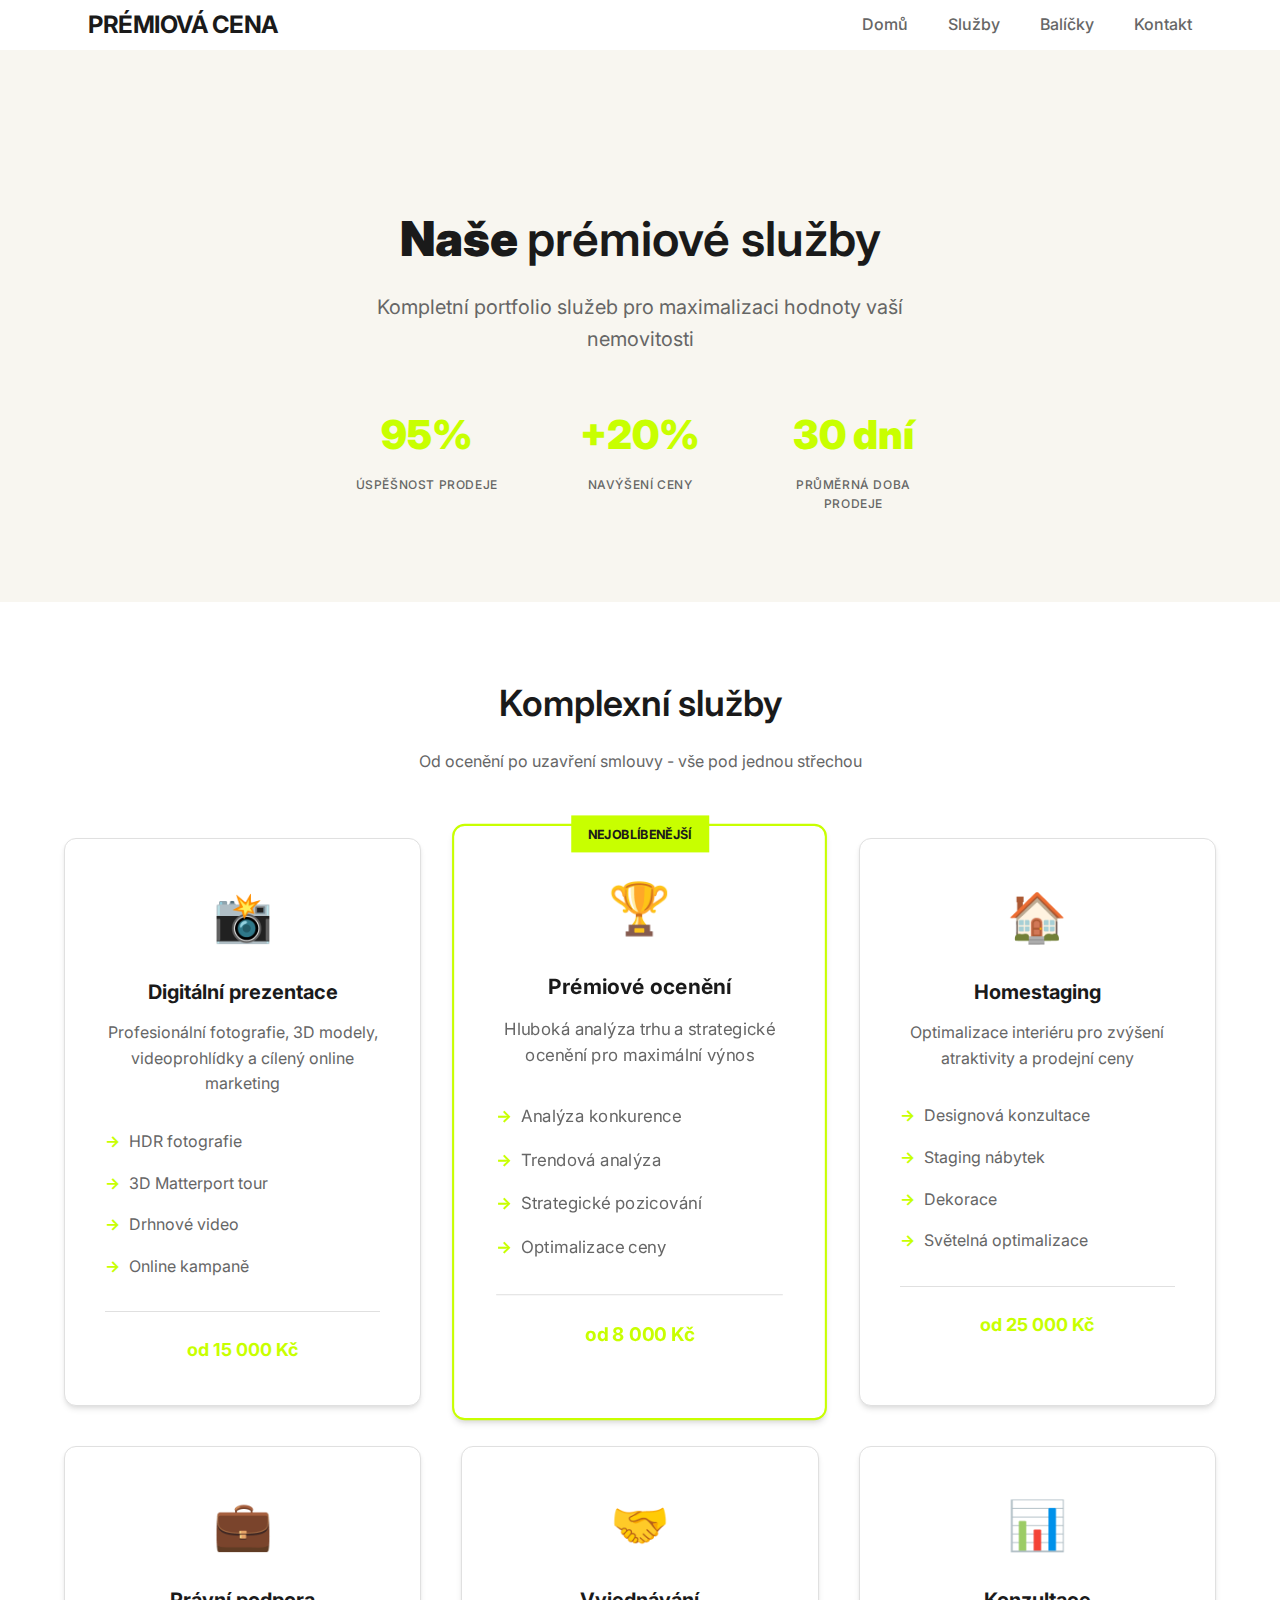
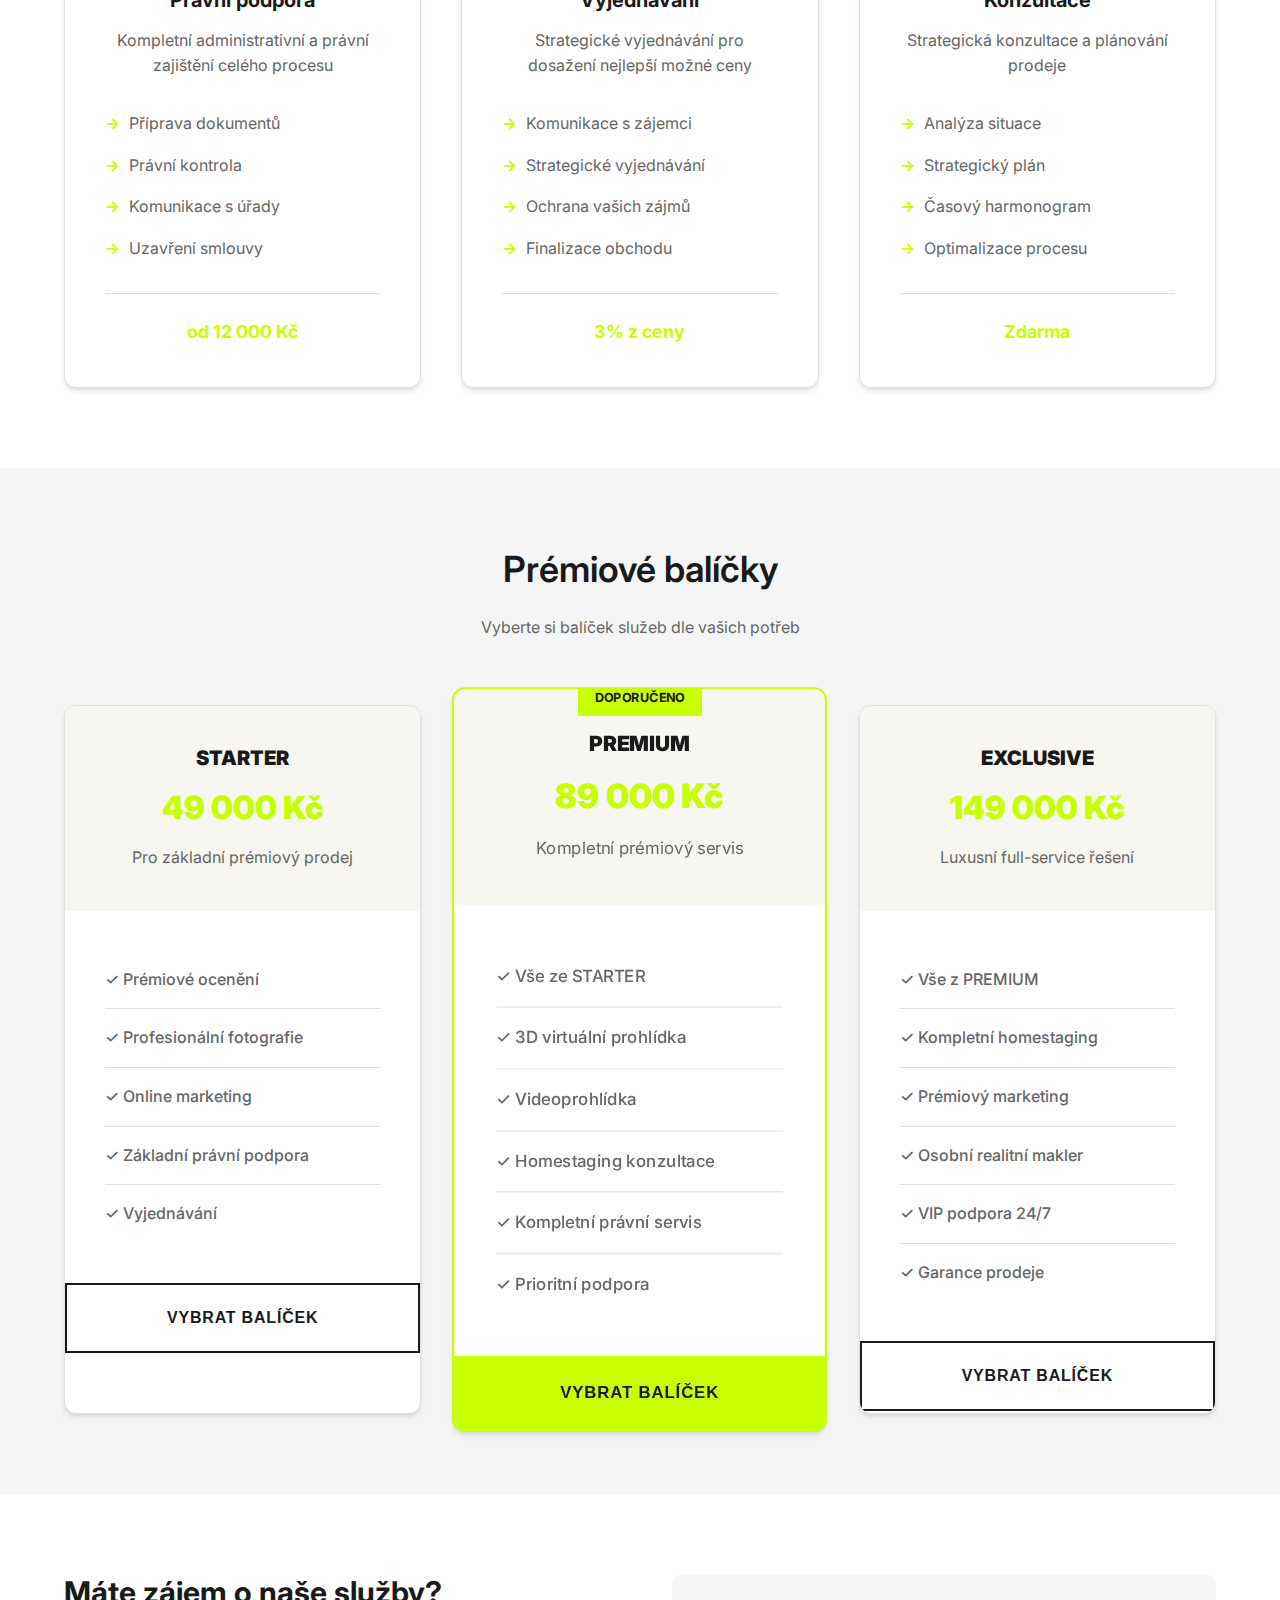
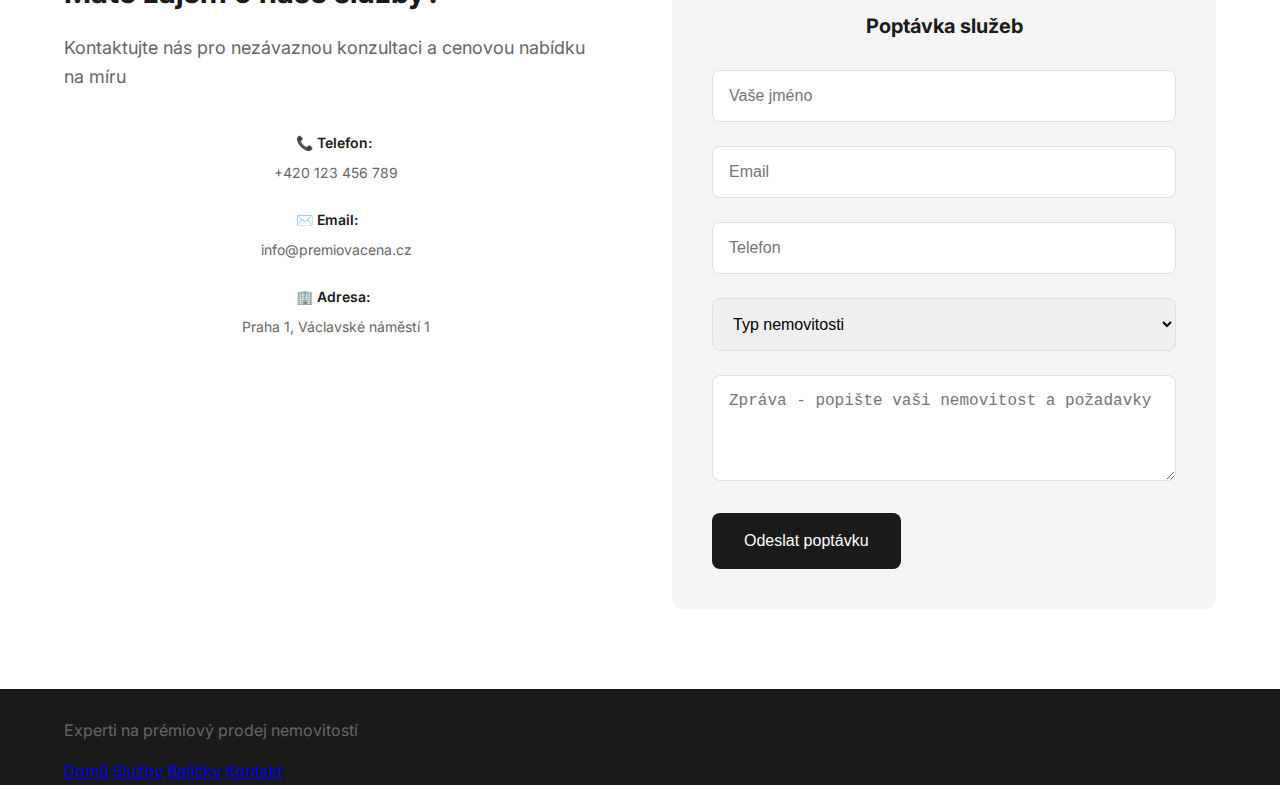
<file: microsite.html>
<!DOCTYPE html>
<html lang="cs">
<head>
    <meta charset="UTF-8">
    <meta name="viewport" content="width=device-width, initial-scale=1.0">
    <title>Nabídka služeb - Prémiová Cena</title>
    <link rel="stylesheet" href="styles.css">
    <link href="https://fonts.googleapis.com/css2?family=Inter:wght@300;400;500;600;700;800;900&display=swap" rel="stylesheet">
</head>
<body>
    <!-- Header -->
    <header class="header">
        <nav class="nav">
            <div class="container">
                <div class="nav-content">
                    <div class="logo">
                        <span class="logo-text">PRÉMIOVÁ CENA</span>
                    </div>
                    <div class="nav-menu">
                        <a href="index.html" class="nav-link">Domů</a>
                        <a href="#services" class="nav-link">Služby</a>
                        <a href="#packages" class="nav-link">Balíčky</a>
                        <a href="#contact" class="nav-link">Kontakt</a>
                    </div>
                </div>
            </div>
        </nav>
    </header>

    <!-- Hero Section -->
    <section class="microsite-hero">
        <div class="container">
            <div class="microsite-hero-content">
                <h1>Naše <span class="highlight">prémiové služby</span></h1>
                <p class="hero-subtitle">Kompletní portfolio služeb pro maximalizaci hodnoty vaší nemovitosti</p>
                <div class="hero-stats">
                    <div class="stat-item">
                        <div class="stat-number">95%</div>
                        <div class="stat-label">Úspěšnost prodeje</div>
                    </div>
                    <div class="stat-item">
                        <div class="stat-number">+20%</div>
                        <div class="stat-label">Navýšení ceny</div>
                    </div>
                    <div class="stat-item">
                        <div class="stat-number">30 dní</div>
                        <div class="stat-label">Průměrná doba prodeje</div>
                    </div>
                </div>
            </div>
        </div>
    </section>

    <!-- Services Section -->
    <section id="services" class="services-section">
        <div class="container">
            <div class="section-header">
                <h2>Komplexní služby</h2>
                <p>Od ocenění po uzavření smlouvy - vše pod jednou střechou</p>
            </div>
            <div class="services-grid">
                <div class="service-card">
                    <div class="service-icon">📸</div>
                    <h3>Digitální prezentace</h3>
                    <p>Profesionální fotografie, 3D modely, videoprohlídky a cílený online marketing</p>
                    <ul class="service-features">
                        <li>HDR fotografie</li>
                        <li>3D Matterport tour</li>
                        <li>Drhnové video</li>
                        <li>Online kampaně</li>
                    </ul>
                    <div class="service-price">od 15 000 Kč</div>
                </div>

                <div class="service-card featured">
                    <div class="featured-badge">Nejoblíbenější</div>
                    <div class="service-icon">🏆</div>
                    <h3>Prémiové ocenění</h3>
                    <p>Hluboká analýza trhu a strategické ocenění pro maximální výnos</p>
                    <ul class="service-features">
                        <li>Analýza konkurence</li>
                        <li>Trendová analýza</li>
                        <li>Strategické pozicování</li>
                        <li>Optimalizace ceny</li>
                    </ul>
                    <div class="service-price">od 8 000 Kč</div>
                </div>

                <div class="service-card">
                    <div class="service-icon">🏠</div>
                    <h3>Homestaging</h3>
                    <p>Optimalizace interiéru pro zvýšení atraktivity a prodejní ceny</p>
                    <ul class="service-features">
                        <li>Designová konzultace</li>
                        <li>Staging nábytek</li>
                        <li>Dekorace</li>
                        <li>Světelná optimalizace</li>
                    </ul>
                    <div class="service-price">od 25 000 Kč</div>
                </div>

                <div class="service-card">
                    <div class="service-icon">💼</div>
                    <h3>Právní podpora</h3>
                    <p>Kompletní administrativní a právní zajištění celého procesu</p>
                    <ul class="service-features">
                        <li>Příprava dokumentů</li>
                        <li>Právní kontrola</li>
                        <li>Komunikace s úřady</li>
                        <li>Uzavření smlouvy</li>
                    </ul>
                    <div class="service-price">od 12 000 Kč</div>
                </div>

                <div class="service-card">
                    <div class="service-icon">🤝</div>
                    <h3>Vyjednávání</h3>
                    <p>Strategické vyjednávání pro dosažení nejlepší možné ceny</p>
                    <ul class="service-features">
                        <li>Komunikace s zájemci</li>
                        <li>Strategické vyjednávání</li>
                        <li>Ochrana vašich zájmů</li>
                        <li>Finalizace obchodu</li>
                    </ul>
                    <div class="service-price">3% z ceny</div>
                </div>

                <div class="service-card">
                    <div class="service-icon">📊</div>
                    <h3>Konzultace</h3>
                    <p>Strategická konzultace a plánování prodeje</p>
                    <ul class="service-features">
                        <li>Analýza situace</li>
                        <li>Strategický plán</li>
                        <li>Časový harmonogram</li>
                        <li>Optimalizace procesu</li>
                    </ul>
                    <div class="service-price">Zdarma</div>
                </div>
            </div>
        </div>
    </section>

    <!-- Packages Section -->
    <section id="packages" class="packages-section">
        <div class="container">
            <div class="section-header">
                <h2>Prémiové balíčky</h2>
                <p>Vyberte si balíček služeb dle vašich potřeb</p>
            </div>
            <div class="packages-grid">
                <div class="package-card">
                    <div class="package-header">
                        <h3>STARTER</h3>
                        <div class="package-price">49 000 Kč</div>
                        <p>Pro základní prémiový prodej</p>
                    </div>
                    <ul class="package-features">
                        <li>✓ Prémiové ocenění</li>
                        <li>✓ Profesionální fotografie</li>
                        <li>✓ Online marketing</li>
                        <li>✓ Základní právní podpora</li>
                        <li>✓ Vyjednávání</li>
                    </ul>
                    <button class="package-btn">Vybrat balíček</button>
                </div>

                <div class="package-card featured">
                    <div class="featured-badge">Doporučeno</div>
                    <div class="package-header">
                        <h3>PREMIUM</h3>
                        <div class="package-price">89 000 Kč</div>
                        <p>Kompletní prémiový servis</p>
                    </div>
                    <ul class="package-features">
                        <li>✓ Vše ze STARTER</li>
                        <li>✓ 3D virtuální prohlídka</li>
                        <li>✓ Videoprohlídka</li>
                        <li>✓ Homestaging konzultace</li>
                        <li>✓ Kompletní právní servis</li>
                        <li>✓ Prioritní podpora</li>
                    </ul>
                    <button class="package-btn primary">Vybrat balíček</button>
                </div>

                <div class="package-card">
                    <div class="package-header">
                        <h3>EXCLUSIVE</h3>
                        <div class="package-price">149 000 Kč</div>
                        <p>Luxusní full-service řešení</p>
                    </div>
                    <ul class="package-features">
                        <li>✓ Vše z PREMIUM</li>
                        <li>✓ Kompletní homestaging</li>
                        <li>✓ Prémiový marketing</li>
                        <li>✓ Osobní realitní makler</li>
                        <li>✓ VIP podpora 24/7</li>
                        <li>✓ Garance prodeje</li>
                    </ul>
                    <button class="package-btn">Vybrat balíček</button>
                </div>
            </div>
        </div>
    </section>

    <!-- Contact Section -->
    <section id="contact" class="contact-section">
        <div class="container">
            <div class="contact-content">
                <div class="contact-info">
                    <h2>Máte zájem o naše služby?</h2>
                    <p>Kontaktujte nás pro nezávaznou konzultaci a cenovou nabídku na míru</p>
                    <div class="contact-details">
                        <div class="contact-item">
                            <strong>📞 Telefon:</strong>
                            <span>+420 123 456 789</span>
                        </div>
                        <div class="contact-item">
                            <strong>✉️ Email:</strong>
                            <span>info@premiovacena.cz</span>
                        </div>
                        <div class="contact-item">
                            <strong>🏢 Adresa:</strong>
                            <span>Praha 1, Václavské náměstí 1</span>
                        </div>
                    </div>
                </div>
                <div class="contact-form">
                    <h3>Poptávka služeb</h3>
                    <form>
                        <div class="form-group">
                            <input type="text" placeholder="Vaše jméno" required>
                        </div>
                        <div class="form-group">
                            <input type="email" placeholder="Email" required>
                        </div>
                        <div class="form-group">
                            <input type="tel" placeholder="Telefon" required>
                        </div>
                        <div class="form-group">
                            <select required>
                                <option value="">Typ nemovitosti</option>
                                <option value="byt">Byt</option>
                                <option value="dum">Rodinný dům</option>
                                <option value="pozemek">Pozemek</option>
                                <option value="komercni">Komerční nemovitost</option>
                            </select>
                        </div>
                        <div class="form-group">
                            <textarea placeholder="Zpráva - popište vaši nemovitost a požadavky" rows="4"></textarea>
                        </div>
                        <button type="submit" class="btn-primary">Odeslat poptávku</button>
                    </form>
                </div>
            </div>
        </div>
    </section>

    <!-- Footer -->
    <footer class="footer">
        <div class="container">
            <div class="footer-content">
                <div class="footer-info">
                    <h3>Prémiová Cena</h3>
                    <p>Experti na prémiový prodej nemovitostí</p>
                </div>
                <div class="footer-links">
                    <a href="index.html">Domů</a>
                    <a href="#services">Služby</a>
                    <a href="#packages">Balíčky</a>
                    <a href="#contact">Kontakt</a>
                </div>
            </div>
        </div>
    </footer>
</body>
</html>
</file>
<file: styles.css>
/* Reset and Base Styles */
* {
    margin: 0;
    padding: 0;
    box-sizing: border-box;
}

:root {
    /* Color Palette - Modern SUOAT Style */
    --primary-color: #1a1a1a;
    --primary-dark: #000000;
    --secondary-color: #c8ff00;
    --secondary-dark: #9ec400;
    --accent-color: #f0f0f0;
    --text-primary: #1a1a1a;
    --text-secondary: #666666;
    --text-light: #999999;
    --background-light: #f5f5f5;
    --background-white: #ffffff;
    --background-beige: #f8f6f0;
    --border-light: #e0e0e0;
    --success-color: #c8ff00;
    --warning-color: #ff6b35;
    --error-color: #ff4444;
    
    /* Typography */
    --font-primary: 'Inter', -apple-system, BlinkMacSystemFont, sans-serif;
    --font-size-xs: 0.75rem;
    --font-size-sm: 0.875rem;
    --font-size-base: 1rem;
    --font-size-lg: 1.125rem;
    --font-size-xl: 1.25rem;
    --font-size-2xl: 1.5rem;
    --font-size-3xl: 1.875rem;
    --font-size-4xl: 2.25rem;
    --font-size-5xl: 3rem;
    
    /* Spacing */
    --spacing-xs: 0.5rem;
    --spacing-sm: 0.75rem;
    --spacing-md: 1rem;
    --spacing-lg: 1.5rem;
    --spacing-xl: 2rem;
    --spacing-2xl: 2.5rem;
    --spacing-3xl: 3rem;
    --spacing-4xl: 4rem;
    --spacing-5xl: 5rem;
    
    /* Shadows */
    --shadow-sm: 0 1px 2px 0 rgba(0, 0, 0, 0.05);
    --shadow-md: 0 4px 6px -1px rgba(0, 0, 0, 0.1), 0 2px 4px -1px rgba(0, 0, 0, 0.06);
    --shadow-lg: 0 10px 15px -3px rgba(0, 0, 0, 0.1), 0 4px 6px -2px rgba(0, 0, 0, 0.05);
    --shadow-xl: 0 20px 25px -5px rgba(0, 0, 0, 0.1), 0 10px 10px -5px rgba(0, 0, 0, 0.04);
    
    /* Border Radius */
    --radius-sm: 0.375rem;
    --radius-md: 0.5rem;
    --radius-lg: 0.75rem;
    --radius-xl: 1rem;
}

body {
    font-family: var(--font-primary);
    line-height: 1.6;
    color: var(--text-primary);
    background-color: var(--background-white);
    font-size: var(--font-size-base);
}

/* Container */
.container {
    max-width: 1200px;
    margin: 0 auto;
    padding: 0 var(--spacing-lg);
}

@media (max-width: 768px) {
    .container {
        padding: 0 var(--spacing-md);
    }
}

/* Typography */
h1, h2, h3, h4, h5, h6 {
    font-weight: 600;
    line-height: 1.2;
    color: var(--text-primary);
}

h1 {
    font-size: var(--font-size-5xl);
}

h2 {
    font-size: var(--font-size-4xl);
}

h3 {
    font-size: var(--font-size-2xl);
}

h4 {
    font-size: var(--font-size-xl);
}

p {
    color: var(--text-secondary);
    margin-bottom: var(--spacing-md);
}

.highlight {
    color: var(--primary-color);
    font-weight: 600;
}

/* Buttons */
.btn-primary, .btn-secondary {
    display: inline-block;
    padding: var(--spacing-md) var(--spacing-xl);
    font-weight: 500;
    text-decoration: none;
    border-radius: var(--radius-md);
    transition: all 0.2s ease;
    border: none;
    cursor: pointer;
    font-size: var(--font-size-base);
    line-height: 1.5;
}

.btn-primary {
    background-color: var(--primary-color);
    color: white;
}

.btn-primary:hover {
    background-color: var(--primary-dark);
    transform: translateY(-1px);
    box-shadow: var(--shadow-lg);
}

.btn-secondary {
    background-color: var(--secondary-color);
    color: white;
}

.btn-secondary:hover {
    background-color: #d97706;
    transform: translateY(-1px);
    box-shadow: var(--shadow-lg);
}

.btn-large {
    padding: var(--spacing-lg) var(--spacing-2xl);
    font-size: var(--font-size-lg);
}

/* Section Headers */
.section-header {
    text-align: center;
    margin-bottom: var(--spacing-4xl);
}

.section-header h2 {
    margin-bottom: var(--spacing-lg);
}

.section-subtitle {
    font-size: var(--font-size-lg);
    color: var(--text-secondary);
    max-width: 600px;
    margin: 0 auto;
}

/* Navigation */
.navbar {
    position: fixed;
    top: 0;
    left: 0;
    right: 0;
    background: rgba(255, 255, 255, 0.95);
    backdrop-filter: blur(10px);
    padding: var(--spacing-md) 0;
    box-shadow: 0 2px 20px rgba(0, 0, 0, 0.1);
    z-index: 1000;
    transition: all 0.3s ease;
}

.nav-content {
    display: flex;
    justify-content: space-between;
    align-items: center;
    max-width: 1200px;
    margin: 0 auto;
    padding: 0 var(--spacing-lg);
    position: relative;
}

.logo {
    font-size: var(--font-size-2xl);
    font-weight: 700;
    color: var(--text-primary);
    text-decoration: none;
    letter-spacing: -0.5px;
    transition: all 0.2s ease;
}

.logo:hover {
    color: var(--secondary-color);
    transform: scale(1.02);
}

.nav-menu {
    display: flex;
    list-style: none;
    gap: var(--spacing-2xl);
    margin: 0;
    padding: 0;
    align-items: center;
}

.nav-link {
    color: var(--text-secondary);
    text-decoration: none;
    font-weight: 500;
    font-size: var(--font-size-base);
    position: relative;
    transition: all 0.3s ease;
    padding: var(--spacing-sm) 0;
}

.nav-link::after {
    content: '';
    position: absolute;
    bottom: 0;
    left: 0;
    width: 0;
    height: 2px;
    background: var(--secondary-color);
    transition: width 0.3s ease;
}

.nav-link:hover {
    color: var(--text-primary);
}

.nav-link:hover::after {
    width: 100%;
}

.nav-cta {
    background: var(--secondary-color);
    color: var(--text-primary);
    padding: var(--spacing-md) var(--spacing-xl);
    border-radius: var(--radius-md);
    text-decoration: none;
    font-weight: 600;
    font-size: var(--font-size-sm);
    transition: all 0.3s ease;
    white-space: nowrap;
    box-shadow: 0 4px 15px rgba(200, 255, 0, 0.3);
}

.nav-cta:hover {
    background: var(--secondary-dark);
    transform: translateY(-2px);
    box-shadow: 0 6px 25px rgba(200, 255, 0, 0.4);
}

/* Mobile Menu Button */
.mobile-menu-btn {
    display: none;
    flex-direction: column;
    background: none;
    border: none;
    cursor: pointer;
    padding: var(--spacing-sm);
    gap: 4px;
}

.mobile-menu-btn span {
    width: 25px;
    height: 3px;
    background: var(--text-primary);
    border-radius: 2px;
    transition: all 0.3s ease;
}

/* Mobile Navigation */
@media (max-width: 768px) {
    .nav-menu {
        position: fixed;
        top: 100%;
        left: 0;
        right: 0;
        background: var(--background-white);
        flex-direction: column;
        padding: var(--spacing-2xl) var(--spacing-lg);
        box-shadow: 0 10px 30px rgba(0, 0, 0, 0.1);
        transform: translateY(-100%);
        opacity: 0;
        visibility: hidden;
        transition: all 0.3s ease;
        gap: var(--spacing-lg);
    }
    
    .nav-menu.active {
        transform: translateY(0);
        opacity: 1;
        visibility: visible;
    }
    
    .mobile-menu-btn {
        display: flex;
    }
    
    .mobile-menu-btn.active span:nth-child(1) {
        transform: rotate(45deg) translate(6px, 6px);
    }
    
    .mobile-menu-btn.active span:nth-child(2) {
        opacity: 0;
    }
    
    .mobile-menu-btn.active span:nth-child(3) {
        transform: rotate(-45deg) translate(6px, -6px);
    }
    
    .nav-cta {
        margin-top: var(--spacing-lg);
        text-align: center;
        display: block;
    }
    
    .logo {
        font-size: var(--font-size-xl);
    }
}

/* Hero Section */
.hero-section {
    background: var(--background-beige);
    padding: calc(var(--spacing-5xl) + 60px) 0 var(--spacing-5xl);
    min-height: 100vh;
    display: flex;
    align-items: center;
    position: relative;
}

/* Property Sidebar */
.property-sidebar {
    position: fixed;
    left: 0;
    top: 10%;
    bottom: 10%;
    background: var(--background-white);
    padding: var(--spacing-lg);
    border-radius: 0 var(--radius-lg) var(--radius-lg) 0;
    box-shadow: var(--shadow-xl);
    width: 240px;
    z-index: 100;
    display: flex;
    flex-direction: column;
    gap: var(--spacing-md);
    overflow-y: auto;
    overflow-x: hidden;
}

.sidebar-header {
    text-align: center;
    padding-bottom: var(--spacing-lg);
    border-bottom: 1px solid var(--border-light);
    margin-bottom: var(--spacing-lg);
}

.sidebar-header h3 {
    font-size: var(--font-size-base);
    font-weight: 700;
    color: var(--text-primary);
    margin: 0;
    letter-spacing: 0.5px;
    text-transform: uppercase;
}

.premium-tip {
    display: flex;
    align-items: flex-start;
    gap: var(--spacing-md);
    padding: var(--spacing-md) 0;
    transition: all 0.2s ease;
    border-left: 3px solid transparent;
    padding-left: var(--spacing-sm);
}

.premium-tip:hover {
    border-left-color: var(--secondary-color);
    transform: translateX(2px);
}

.premium-tip.highlight {
    background: var(--secondary-color);
    padding: var(--spacing-md);
    border-radius: var(--radius-sm);
    margin: var(--spacing-sm) 0;
    font-weight: 500;
    border-left: none;
}

.tip-number {
    background: var(--text-primary);
    color: var(--background-white);
    min-width: 32px;
    height: 32px;
    border-radius: var(--radius-sm);
    display: flex;
    align-items: center;
    justify-content: center;
    font-size: var(--font-size-sm);
    font-weight: 700;
    flex-shrink: 0;
}

.premium-tip.highlight .tip-number {
    background: var(--text-primary);
    color: var(--secondary-color);
}

.tip-content {
    flex: 1;
}

.tip-title {
    font-size: var(--font-size-sm);
    font-weight: 700;
    color: var(--text-primary);
    margin-bottom: var(--spacing-xs);
    line-height: 1.2;
}

.premium-tip.highlight .tip-title {
    color: var(--text-primary);
}

.tip-text {
    font-size: var(--font-size-xs);
    color: var(--text-secondary);
    font-weight: 500;
    line-height: 1.4;
}

.premium-tip.highlight .tip-text {
    color: var(--text-primary);
    font-weight: 500;
}

.virtual-tour,
.video-preview {
    display: flex;
    align-items: center;
    justify-content: space-between;
    gap: var(--spacing-sm);
    padding: var(--spacing-md);
    background: var(--background-light);
    border-radius: var(--radius-md);
    border: 1px solid var(--border-light);
    margin-top: var(--spacing-md);
}

.tour-label {
    font-size: var(--font-size-xs);
    color: var(--text-light);
    font-weight: 600;
    letter-spacing: 0.8px;
    text-transform: uppercase;
    flex: 1;
}

.play-btn {
    width: 40px;
    height: 40px;
    border-radius: 50%;
    background: var(--secondary-color);
    border: none;
    color: var(--text-primary);
    font-size: var(--font-size-lg);
    cursor: pointer;
    transition: all 0.2s ease;
    display: flex;
    align-items: center;
    justify-content: center;
}

.play-btn:hover {
    background: var(--secondary-dark);
    transform: scale(1.05);
}

.microsite-link {
    margin-top: var(--spacing-md);
}

.microsite-btn {
    display: flex;
    align-items: center;
    gap: var(--spacing-sm);
    padding: var(--spacing-md);
    background: var(--secondary-color);
    border-radius: var(--radius-md);
    border: 1px solid var(--secondary-color);
    text-decoration: none;
    color: var(--text-primary);
    font-weight: 600;
    transition: all 0.2s ease;
    justify-content: space-between;
}

.microsite-btn:hover {
    background: var(--secondary-dark);
    border-color: var(--secondary-dark);
    transform: translateX(2px);
}

.microsite-btn .arrow-icon {
    font-size: var(--font-size-lg);
    font-weight: bold;
}

.video-preview {
    display: flex;
    align-items: center;
    justify-content: center;
    gap: var(--spacing-sm);
    padding: var(--spacing-lg) 0;
    border-bottom: 1px solid var(--border-light);
}

.cta-mini {
    margin-top: var(--spacing-md);
    padding-top: var(--spacing-lg);
    text-align: center;
}

.mini-cta-btn {
    background: var(--text-primary);
    color: var(--background-white);
    padding: var(--spacing-xs) var(--spacing-md);
    border-radius: var(--radius-sm);
    text-decoration: none;
    font-size: var(--font-size-xs);
    font-weight: 600;
    text-transform: uppercase;
    letter-spacing: 0.5px;
    transition: all 0.2s ease;
    display: inline-block;
}

.mini-cta-btn:hover {
    background: var(--secondary-color);
    color: var(--text-primary);
    transform: translateY(-1px);
}

.hero-content {
    display: grid;
    grid-template-columns: 1fr 1.2fr;
    gap: var(--spacing-4xl);
    align-items: center;
    margin-left: 260px;
    max-width: calc(100% - 280px);
}

.location-tag {
    display: inline-block;
    background: var(--secondary-color);
    color: var(--text-primary);
    padding: var(--spacing-xs) var(--spacing-md);
    border-radius: var(--radius-sm);
    font-size: var(--font-size-sm);
    font-weight: 500;
    margin-bottom: var(--spacing-lg);
}

.hero-headline {
    margin-bottom: var(--spacing-xl);
    font-weight: 700;
    font-size: var(--font-size-5xl);
    line-height: 1.1;
    letter-spacing: -0.02em;
}

.hero-subheadline {
    font-size: var(--font-size-xl);
    color: var(--text-secondary);
    line-height: 1.6;
    margin-bottom: var(--spacing-2xl);
    font-weight: 400;
}

/* Hero CTA Section */
.hero-cta {
    margin-bottom: var(--spacing-2xl);
}

.hero-cta .btn-primary,
.hero-cta .btn-secondary {
    margin-right: var(--spacing-lg);
    margin-bottom: var(--spacing-md);
    display: inline-block;
}

.cta-subtitle {
    margin-top: var(--spacing-md);
    font-size: var(--font-size-sm);
    color: var(--text-secondary);
    text-align: center;
    font-style: italic;
}

/* Trust Indicators */
.trust-indicators {
    display: flex;
    gap: var(--spacing-2xl);
    margin-top: var(--spacing-2xl);
    padding-top: var(--spacing-2xl);
    border-top: 1px solid var(--border-light);
}

.trust-item {
    text-align: center;
    flex: 1;
}

.trust-number {
    font-size: var(--font-size-4xl);
    font-weight: 700;
    color: var(--secondary-color);
    line-height: 1;
    margin-bottom: var(--spacing-sm);
}

.trust-label {
    font-size: var(--font-size-sm);
    color: var(--text-secondary);
    font-weight: 500;
    text-transform: uppercase;
    letter-spacing: 0.5px;
}

/* Price Types Explanation Section */
.price-types-section {
    padding: var(--spacing-5xl) 0;
    background: var(--background-light);
}

.price-types-grid {
    display: grid;
    grid-template-columns: repeat(auto-fit, minmax(320px, 1fr));
    gap: var(--spacing-2xl);
    margin-bottom: var(--spacing-4xl);
}

.price-type-card {
    background: var(--background-white);
    border-radius: var(--radius-lg);
    padding: var(--spacing-2xl);
    box-shadow: var(--shadow-md);
    transition: all 0.3s ease;
}

.price-type-card:hover {
    transform: translateY(-4px);
    box-shadow: var(--shadow-xl);
}

.premium-card {
    border: 2px solid var(--secondary-color);
    background: linear-gradient(135deg, var(--background-white) 0%, #f8fdf8 100%);
    position: relative;
}

.premium-card::after {
    content: "DOPORUČENO";
    position: absolute;
    top: -10px;
    right: var(--spacing-lg);
    background: var(--secondary-color);
    color: var(--text-primary);
    padding: var(--spacing-xs) var(--spacing-sm);
    border-radius: var(--radius-sm);
    font-size: var(--font-size-xs);
    font-weight: 700;
    text-transform: uppercase;
    letter-spacing: 0.5px;
}

.price-type-header {
    margin-bottom: var(--spacing-xl);
    text-align: center;
}

.price-type-number {
    display: inline-flex;
    align-items: center;
    justify-content: center;
    width: 60px;
    height: 60px;
    background: var(--secondary-color);
    color: var(--text-primary);
    border-radius: 50%;
    font-size: var(--font-size-xl);
    font-weight: 700;
    margin-bottom: var(--spacing-md);
    transition: all 0.3s ease;
}

.price-type-card:hover .price-type-number {
    transform: scale(1.1);
}

.price-type-header h3 {
    font-size: var(--font-size-xl);
    margin-bottom: var(--spacing-sm);
    color: var(--text-primary);
}

.price-type-subtitle {
    color: var(--text-secondary);
    font-size: var(--font-size-sm);
    font-weight: 500;
    font-style: italic;
}

.price-type-content p {
    line-height: 1.7;
    margin-bottom: var(--spacing-lg);
    color: var(--text-secondary);
}

.price-type-warning,
.price-type-fact,
.price-type-premium {
    background: var(--background-light);
    padding: var(--spacing-lg);
    border-radius: var(--radius-md);
    margin-top: var(--spacing-lg);
    border-left: 4px solid var(--secondary-color);
    font-size: var(--font-size-sm);
    line-height: 1.6;
    color: var(--text-secondary);
}

.price-type-premium strong {
    color: var(--secondary-color);
}

.price-comparison {
    background: var(--background-light);
    border-radius: var(--radius-lg);
    padding: var(--spacing-3xl);
    text-align: center;
}

.comparison-visual {
    margin-bottom: var(--spacing-2xl);
}

.price-bar {
    display: flex;
    max-width: 700px;
    margin: 0 auto var(--spacing-xl);
    gap: var(--spacing-md);
}

.bar-segment {
    flex: 1;
    padding: var(--spacing-xl) var(--spacing-lg);
    font-weight: 600;
    font-size: var(--font-size-sm);
    text-align: center;
    border-radius: var(--radius-lg);
    box-shadow: var(--shadow-md);
    transition: all 0.3s ease;
    position: relative;
}

.bar-segment.basic {
    background: var(--background-white);
    color: var(--text-secondary);
    border: 1px solid var(--border-light);
}

.bar-segment.market {
    background: var(--background-white);
    color: var(--text-primary);
    border: 1px solid var(--border-light);
}

.bar-segment.premium {
    background: var(--secondary-color);
    color: var(--text-primary);
    font-weight: 700;
    transform: scale(1.05);
    z-index: 2;
}

.comparison-result {
    display: flex;
    flex-direction: column;
    align-items: center;
    gap: var(--spacing-sm);
}

.result-text {
    color: var(--text-secondary);
    font-size: var(--font-size-lg);
}

.result-value {
    color: var(--secondary-color);
    font-size: var(--font-size-2xl);
    font-weight: 700;
}

.comparison-cta {
    margin-top: var(--spacing-xl);
}

/* Case Studies Section */
.case-studies-section {
    padding: var(--spacing-5xl) 0;
    background: var(--background-light);
}

.case-studies-grid {
    display: grid;
    grid-template-columns: repeat(auto-fit, minmax(350px, 1fr));
    gap: var(--spacing-2xl);
    margin-bottom: var(--spacing-4xl);
}

.case-study-card {
    background: var(--background-white);
    border-radius: var(--radius-lg);
    box-shadow: var(--shadow-md);
    overflow: hidden;
    transition: all 0.3s ease;
}

.case-study-card:hover {
    transform: translateY(-4px);
    box-shadow: var(--shadow-xl);
}

.case-image {
    position: relative;
    height: 200px;
    overflow: hidden;
}

.case-photo {
    width: 100%;
    height: 100%;
    object-fit: cover;
    transition: transform 0.3s ease;
}

.case-study-card:hover .case-photo {
    transform: scale(1.05);
}

.case-type {
    position: absolute;
    top: var(--spacing-md);
    right: var(--spacing-md);
    background: var(--secondary-color);
    color: var(--text-primary);
    padding: var(--spacing-xs) var(--spacing-sm);
    border-radius: var(--radius-sm);
    font-size: var(--font-size-xs);
    font-weight: 600;
    text-transform: uppercase;
}

.case-content {
    padding: var(--spacing-xl);
}

.case-location {
    color: var(--text-secondary);
    font-size: var(--font-size-sm);
    margin-bottom: var(--spacing-lg);
    font-weight: 500;
}

.case-prices {
    margin-bottom: var(--spacing-xl);
}

.original-price {
    font-size: var(--font-size-sm);
    color: var(--text-secondary);
    margin-bottom: var(--spacing-sm);
}

.original-price span {
    text-decoration: line-through;
}

.achieved-price {
    font-size: var(--font-size-xl);
    color: var(--text-primary);
    margin-bottom: var(--spacing-sm);
}

.achieved-price strong {
    color: var(--secondary-color);
}

.extra-gain {
    font-size: var(--font-size-lg);
    color: var(--secondary-color);
    font-weight: 600;
}

.client-testimonial {
    background: var(--background-light);
    padding: var(--spacing-lg);
    border-radius: var(--radius-md);
    border-left: 4px solid var(--secondary-color);
    margin: var(--spacing-xl) 0;
    font-style: italic;
    line-height: 1.6;
}

.client-testimonial cite {
    display: block;
    margin-top: var(--spacing-sm);
    font-style: normal;
    font-weight: 600;
    color: var(--text-secondary);
    font-size: var(--font-size-sm);
}

.case-detail-btn {
    display: inline-block;
    color: var(--secondary-color);
    text-decoration: none;
    font-weight: 600;
    font-size: var(--font-size-sm);
    border-bottom: 2px solid transparent;
    transition: all 0.2s ease;
}

.case-detail-btn:hover {
    border-bottom-color: var(--secondary-color);
}

.case-studies-cta {
    text-align: center;
    padding-top: var(--spacing-2xl);
    border-top: 1px solid var(--border-light);
}

.stats-summary {
    font-size: var(--font-size-xl);
    margin-bottom: var(--spacing-xl);
    color: var(--text-secondary);
}

.stats-summary strong {
    color: var(--secondary-color);
}

.property-info {
    display: flex;
    align-items: center;
    gap: var(--spacing-lg);
    margin-top: var(--spacing-xl);
}

.interior-preview {
    width: 80px;
    height: 60px;
    border-radius: var(--radius-md);
    overflow: hidden;
    box-shadow: var(--shadow-md);
}

.interior-img {
    width: 100%;
    height: 100%;
    object-fit: cover;
}

.price-info {
    display: flex;
    align-items: center;
    gap: var(--spacing-md);
    background: var(--secondary-color);
    padding: var(--spacing-md) var(--spacing-lg);
    border-radius: var(--radius-md);
}

.price-label {
    font-size: var(--font-size-xs);
    color: var(--text-primary);
    font-weight: 500;
    letter-spacing: 0.5px;
}

.price-amount {
    font-size: var(--font-size-xl);
    font-weight: 700;
    color: var(--text-primary);
}

.price-arrow {
    background: none;
    border: none;
    font-size: var(--font-size-lg);
    color: var(--text-primary);
    cursor: pointer;
    transition: transform 0.2s ease;
}

.price-arrow:hover {
    transform: translateX(3px);
}

.hero-subheadline {
    font-size: var(--font-size-lg);
    margin-bottom: var(--spacing-2xl);
    line-height: 1.7;
}

.hero-cta {
    display: flex;
    flex-direction: column;
    align-items: flex-start;
    gap: var(--spacing-sm);
}

.cta-subtitle {
    font-size: var(--font-size-sm);
    color: var(--text-light);
    margin: 0;
}

.hero-visual {
    position: relative;
}

.hero-image {
    width: 100%;
    height: auto;
    border-radius: var(--radius-xl);
    box-shadow: var(--shadow-xl);
}

.hero-visual {
    position: relative;
    width: 100%;
    max-width: 600px;
    margin-left: auto;
}

.hero-image {
    width: 100%;
    height: auto;
    min-height: 400px;
    object-fit: cover;
    border-radius: var(--radius-xl);
    box-shadow: var(--shadow-xl);
    transition: all 0.3s ease;
}

.hero-image:hover {
    transform: scale(1.02);
    box-shadow: 0 25px 50px -12px rgba(0, 0, 0, 0.25);
}

.hero-dots {
    display: flex;
    gap: var(--spacing-sm);
    justify-content: center;
    margin-top: var(--spacing-lg);
}

.dot {
    width: 12px;
    height: 12px;
    border-radius: 50%;
    background: var(--border-light);
    cursor: pointer;
    transition: all 0.2s ease;
}

.dot.active {
    background: var(--text-primary);
}

.dot:hover {
    background: var(--text-secondary);
}

@media (max-width: 968px) {
    .hero-content {
        grid-template-columns: 1fr;
        text-align: center;
    }
    
    .hero-headline {
        font-size: var(--font-size-4xl);
    }
}

/* Problem Section */
.problem-section {
    padding: var(--spacing-5xl) 0;
    background-color: var(--background-light);
}

.problem-content {
    display: grid;
    grid-template-columns: 2fr 1fr;
    gap: var(--spacing-4xl);
    align-items: center;
}

.problem-item h3 {
    margin-bottom: var(--spacing-lg);
    color: var(--text-primary);
}

.problem-list {
    list-style: none;
    margin-bottom: var(--spacing-xl);
}

.problem-list li {
    padding: var(--spacing-md) 0;
    border-bottom: 1px solid var(--border-light);
    color: var(--text-secondary);
}

.problem-list li:last-child {
    border-bottom: none;
}

.problem-list strong {
    color: var(--text-primary);
    font-weight: 600;
}

.insight-box {
    background: white;
    padding: var(--spacing-xl);
    border-radius: var(--radius-lg);
    box-shadow: var(--shadow-md);
    border-left: 4px solid var(--secondary-color);
}

.insight-box h4 {
    color: var(--secondary-color);
    margin-bottom: var(--spacing-md);
}

.insight-box p {
    margin: 0;
    font-weight: 500;
    color: var(--text-primary);
}

.problem-image {
    width: 100%;
    height: auto;
    border-radius: var(--radius-lg);
    box-shadow: var(--shadow-lg);
}

@media (max-width: 968px) {
    .problem-content {
        grid-template-columns: 1fr;
    }
}

/* Solution Section */
.solution-section {
    padding: var(--spacing-5xl) 0;
    background-color: var(--background-white);
}

.pillars-grid {
    display: grid;
    grid-template-columns: repeat(auto-fit, minmax(300px, 1fr));
    gap: var(--spacing-2xl);
}

.pillar {
    background: white;
    padding: var(--spacing-2xl);
    border-radius: var(--radius-lg);
    box-shadow: var(--shadow-sm);
    border: 1px solid var(--border-light);
    transition: all 0.3s ease;
    text-align: center;
}

.pillar:hover {
    transform: translateY(-4px);
    box-shadow: var(--shadow-lg);
}

.pillar-number {
    display: inline-flex;
    align-items: center;
    justify-content: center;
    width: 60px;
    height: 60px;
    background: linear-gradient(135deg, var(--primary-color), var(--primary-dark));
    color: white;
    font-size: var(--font-size-xl);
    font-weight: 700;
    border-radius: var(--radius-lg);
    margin-bottom: var(--spacing-lg);
    box-shadow: var(--shadow-md);
}

.pillar h3 {
    margin-bottom: var(--spacing-md);
    color: var(--text-primary);
}

.pillar p {
    margin: 0;
    line-height: 1.6;
}

/* Value Section */
.value-section {
    padding: var(--spacing-5xl) 0;
    background-color: var(--background-light);
}

.value-grid {
    display: grid;
    grid-template-columns: 1fr;
    gap: var(--spacing-3xl);
}

.value-item {
    background: white;
    padding: var(--spacing-2xl);
    border-radius: var(--radius-lg);
    box-shadow: var(--shadow-md);
    border: 1px solid var(--border-light);
}

.value-item h3 {
    color: var(--primary-color);
    margin-bottom: var(--spacing-sm);
}

.value-item h4 {
    margin-bottom: var(--spacing-lg);
    color: var(--text-primary);
}

.value-benefits {
    list-style: none;
    margin-bottom: var(--spacing-xl);
}

.value-benefits li {
    padding: var(--spacing-sm) 0;
    position: relative;
    padding-left: var(--spacing-lg);
    color: var(--text-secondary);
}

.value-benefits li::before {
    content: "✓";
    position: absolute;
    left: 0;
    color: var(--success-color);
    font-weight: bold;
}

/* Forms */
.webinar-form, .ebook-form {
    display: flex;
    flex-direction: column;
    gap: var(--spacing-md);
}

.webinar-form input, .ebook-form input {
    padding: var(--spacing-md);
    border: 1px solid var(--border-light);
    border-radius: var(--radius-md);
    font-size: var(--font-size-base);
}

.webinar-form input:focus, .ebook-form input:focus {
    outline: none;
    border-color: var(--primary-color);
    box-shadow: 0 0 0 3px rgba(37, 99, 235, 0.1);
}

/* Calculator */
.calculator {
    margin-top: var(--spacing-lg);
}

.calculator-inputs {
    display: flex;
    flex-direction: column;
    gap: var(--spacing-md);
    margin-bottom: var(--spacing-lg);
}

.calculator-inputs select,
.calculator-inputs input {
    padding: var(--spacing-md);
    border: 1px solid var(--border-light);
    border-radius: var(--radius-md);
    font-size: var(--font-size-base);
}

.calculator-result {
    background: var(--background-light);
    padding: var(--spacing-lg);
    border-radius: var(--radius-md);
    border: 1px solid var(--border-light);
}

.calculator-result h5 {
    margin-bottom: var(--spacing-md);
    color: var(--text-primary);
}

.loss-breakdown {
    display: flex;
    flex-direction: column;
    gap: var(--spacing-sm);
}

.loss-item {
    display: flex;
    justify-content: space-between;
    padding: var(--spacing-sm) 0;
    border-bottom: 1px solid var(--border-light);
}

.loss-total {
    display: flex;
    justify-content: space-between;
    padding: var(--spacing-md) 0;
    font-weight: 600;
    font-size: var(--font-size-lg);
    color: var(--error-color);
    border-top: 2px solid var(--border-light);
    margin-top: var(--spacing-md);
}

/* CTA Section */
.cta-section {
    padding: var(--spacing-5xl) 0;
    background: linear-gradient(135deg, var(--primary-color) 0%, var(--primary-dark) 100%);
    color: white;
    text-align: center;
}

.cta-section h2 {
    color: white;
    margin-bottom: var(--spacing-lg);
}

.cta-section .highlight {
    color: var(--secondary-color);
}

.cta-description {
    font-size: var(--font-size-lg);
    color: rgba(255, 255, 255, 0.9);
    max-width: 600px;
    margin: 0 auto var(--spacing-2xl);
}

/* Qualification Section */
.qualification-section {
    padding: var(--spacing-5xl) 0;
    background-color: var(--background-light);
}

.qualification-content {
    max-width: 800px;
    margin: 0 auto;
    text-align: center;
}

.qualification-form {
    background: white;
    padding: var(--spacing-2xl);
    border-radius: var(--radius-lg);
    box-shadow: var(--shadow-md);
    margin-top: var(--spacing-2xl);
}

.form-row {
    display: grid;
    grid-template-columns: 1fr 1fr;
    gap: var(--spacing-md);
    margin-bottom: var(--spacing-md);
}

.qualification-form input,
.qualification-form select,
.qualification-form textarea {
    padding: var(--spacing-md);
    border: 1px solid var(--border-light);
    border-radius: var(--radius-md);
    font-size: var(--font-size-base);
    margin-bottom: var(--spacing-md);
}

.qualification-form input:focus,
.qualification-form select:focus,
.qualification-form textarea:focus {
    outline: none;
    border-color: var(--primary-color);
    box-shadow: 0 0 0 3px rgba(37, 99, 235, 0.1);
}

.form-note {
    font-size: var(--font-size-sm);
    color: var(--text-light);
    margin-top: var(--spacing-md);
    margin-bottom: 0;
}

@media (max-width: 768px) {
    .form-row {
        grid-template-columns: 1fr;
    }
}

/* Footer */
.footer {
    background: var(--text-primary);
    color: var(--background-white);
}

.footer-main {
    display: grid;
    grid-template-columns: 1fr 2fr;
    gap: var(--spacing-4xl);
    padding: var(--spacing-5xl) 0 var(--spacing-4xl);
    border-bottom: 1px solid rgba(255, 255, 255, 0.1);
}

.footer-brand {
    max-width: 400px;
}

.footer-logo h3 {
    color: var(--secondary-color);
    margin-bottom: var(--spacing-xs);
    font-size: var(--font-size-2xl);
}

.brand-tagline {
    color: var(--secondary-color);
    font-size: var(--font-size-sm);
    font-weight: 600;
    margin-bottom: var(--spacing-lg);
    opacity: 0.8;
}

.footer-description {
    color: var(--background-light);
    line-height: 1.6;
    margin-bottom: var(--spacing-xl);
}

.footer-contact-main {
    display: flex;
    flex-direction: column;
    gap: var(--spacing-sm);
}

.contact-item {
    display: flex;
    align-items: center;
    gap: var(--spacing-sm);
    font-size: var(--font-size-sm);
}

.contact-item strong {
    color: var(--secondary-color);
    min-width: 80px;
}

.contact-item a {
    color: var(--background-white);
    text-decoration: none;
    transition: color 0.2s ease;
}

.contact-item a:hover {
    color: var(--secondary-color);
}

.footer-links-grid {
    display: grid;
    grid-template-columns: repeat(3, 1fr);
    gap: var(--spacing-2xl);
}

.footer-column h4 {
    color: var(--secondary-color);
    margin-bottom: var(--spacing-lg);
    font-size: var(--font-size-lg);
}

.footer-list {
    list-style: none;
    padding: 0;
    margin: 0;
}

.footer-list li {
    margin-bottom: var(--spacing-sm);
}

.footer-list a {
    color: var(--background-light);
    text-decoration: none;
    font-size: var(--font-size-sm);
    transition: all 0.2s ease;
    display: block;
    padding: var(--spacing-xs) 0;
}

.footer-list a:hover {
    color: var(--secondary-color);
    padding-left: var(--spacing-sm);
}

.footer-cta-band {
    background: linear-gradient(135deg, var(--secondary-color), #b8e6b8);
    padding: var(--spacing-xl) 0;
    margin: 0 calc(-1 * var(--spacing-xl));
}

.footer-cta-content {
    display: flex;
    justify-content: space-between;
    align-items: center;
    gap: var(--spacing-xl);
    max-width: 1200px;
    margin: 0 auto;
    padding: 0 var(--spacing-xl);
}

.footer-cta-text strong {
    display: block;
    font-size: var(--font-size-xl);
    color: var(--text-primary);
    margin-bottom: var(--spacing-xs);
}

.footer-cta-text span {
    color: var(--text-primary);
    opacity: 0.8;
}

.btn-footer {
    background: var(--text-primary);
    color: var(--background-white);
    border: 2px solid var(--text-primary);
    padding: var(--spacing-md) var(--spacing-xl);
    font-weight: 600;
    white-space: nowrap;
}

.btn-footer:hover {
    background: transparent;
    color: var(--text-primary);
    transform: translateY(-2px);
}

.footer-bottom {
    padding: var(--spacing-xl) 0;
}

.footer-legal {
    display: flex;
    justify-content: space-between;
    align-items: center;
    gap: var(--spacing-xl);
    margin-bottom: var(--spacing-lg);
    padding-bottom: var(--spacing-lg);
    border-bottom: 1px solid rgba(255, 255, 255, 0.1);
}

.legal-links {
    display: flex;
    gap: var(--spacing-xl);
}

.legal-links a {
    color: var(--background-light);
    text-decoration: none;
    font-size: var(--font-size-xs);
    transition: color 0.2s ease;
}

.legal-links a:hover {
    color: var(--secondary-color);
}

.footer-social {
    display: flex;
    gap: var(--spacing-lg);
}

.social-link {
    color: var(--background-light);
    text-decoration: none;
    font-size: var(--font-size-sm);
    transition: all 0.2s ease;
    padding: var(--spacing-xs) var(--spacing-sm);
    border-radius: var(--radius-sm);
    border: 1px solid rgba(255, 255, 255, 0.2);
}

.social-link:hover {
    color: var(--secondary-color);
    border-color: var(--secondary-color);
    transform: translateY(-2px);
}

.footer-copyright {
    text-align: center;
}

.footer-copyright p {
    color: var(--background-light);
    font-size: var(--font-size-xs);
    opacity: 0.7;
    line-height: 1.5;
}

@media (max-width: 768px) {
    .footer-content {
        flex-direction: column;
        text-align: center;
        gap: var(--spacing-lg);
    }
}

/* Responsive Design */
@media (max-width: 1024px) {
    :root {
        --font-size-5xl: 2.5rem;
        --font-size-4xl: 2rem;
    }
    
    .pillars-grid {
        grid-template-columns: repeat(auto-fit, minmax(250px, 1fr));
    }
}

@media (max-width: 768px) {
    :root {
        --font-size-5xl: 2rem;
        --font-size-4xl: 1.75rem;
        --spacing-5xl: 3rem;
    }
    
    .value-grid {
        grid-template-columns: 1fr;
    }
    
    .hero-section {
        padding: var(--spacing-4xl) 0;
        min-height: auto;
    }
}

/* Animations */
@keyframes fadeInUp {
    from {
        opacity: 0;
        transform: translateY(30px);
    }
    to {
        opacity: 1;
        transform: translateY(0);
    }
}

.fade-in {
    animation: fadeInUp 0.6s ease-out;
}

/* Smooth Scrolling */
html {
    scroll-behavior: smooth;
}

/* Form Validation States */
.form-error {
    border-color: var(--error-color) !important;
    box-shadow: 0 0 0 3px rgba(239, 68, 68, 0.1) !important;
}

.form-success {
    border-color: var(--success-color) !important;
    box-shadow: 0 0 0 3px rgba(16, 185, 129, 0.1) !important;
}

/* Savings Illusion Section - Website Style */
.savings-illusion-section {
    background: var(--background-light);
    padding: var(--spacing-5xl) 0;
    margin: var(--spacing-4xl) 0;
}

.savings-header {
    text-align: center;
    margin-bottom: var(--spacing-4xl);
}

.warning-badge {
    display: inline-block;
    background: var(--secondary-color);
    color: var(--text-primary);
    padding: var(--spacing-xs) var(--spacing-md);
    border-radius: var(--radius-sm);
    font-weight: 600;
    font-size: var(--font-size-sm);
    margin-bottom: var(--spacing-lg);
    text-transform: uppercase;
    letter-spacing: 0.5px;
}

.savings-header h2 {
    font-size: var(--font-size-4xl);
    color: var(--text-primary);
    line-height: 1.2;
    margin: 0;
    font-weight: 700;
}

.highlight-danger {
    color: var(--text-primary);
    background: var(--secondary-color);
    padding: 0 var(--spacing-xs);
    border-radius: var(--radius-sm);
}

.costs-grid {
    display: grid;
    grid-template-columns: repeat(auto-fit, minmax(300px, 1fr));
    gap: var(--spacing-xl);
    margin-bottom: var(--spacing-4xl);
}

.cost-card {
    background: var(--background-white);
    border-radius: var(--radius-lg);
    padding: var(--spacing-2xl);
    box-shadow: var(--shadow-md);
    transition: all 0.3s ease;
    border: 1px solid var(--border-light);
}

.cost-card:hover {
    transform: translateY(-2px);
    box-shadow: var(--shadow-lg);
    border-color: var(--secondary-color);
}

.card-number {
    display: inline-block;
    background: var(--secondary-color);
    color: var(--text-primary);
    width: 36px;
    height: 36px;
    border-radius: 50%;
    display: flex;
    align-items: center;
    justify-content: center;
    font-weight: 600;
    font-size: var(--font-size-sm);
    margin-bottom: var(--spacing-lg);
}

.cost-card h3 {
    color: var(--text-primary);
    font-size: var(--font-size-xl);
    font-weight: 600;
    margin-bottom: var(--spacing-md);
    line-height: 1.3;
}

.cost-card p {
    color: var(--text-secondary);
    line-height: 1.6;
    margin-bottom: var(--spacing-lg);
    font-size: var(--font-size-base);
}

.cost-impact {
    background: var(--background-beige);
    color: var(--text-primary);
    padding: var(--spacing-md) var(--spacing-lg);
    border-radius: var(--radius-md);
    font-weight: 600;
    text-align: center;
    border-left: 4px solid var(--secondary-color);
    font-size: var(--font-size-sm);
}

.revelation-box {
    background: var(--background-white);
    border-radius: var(--radius-xl);
    padding: var(--spacing-4xl);
    margin-top: var(--spacing-4xl);
    box-shadow: var(--shadow-lg);
    border: 2px solid var(--secondary-color);
}

.revelation-content {
    display: grid;
    grid-template-columns: 2fr 1fr;
    gap: var(--spacing-3xl);
    align-items: center;
}

.revelation-text h3 {
    color: var(--text-primary);
    font-size: var(--font-size-3xl);
    font-weight: 700;
    margin-bottom: var(--spacing-lg);
}

.revelation-text p {
    color: var(--text-secondary);
    font-size: var(--font-size-lg);
    line-height: 1.6;
    margin-bottom: var(--spacing-xl);
}

.revelation-stats {
    display: grid;
    grid-template-columns: 1fr 1fr;
    gap: var(--spacing-lg);
}

.stat {
    background: var(--background-light);
    padding: var(--spacing-lg);
    border-radius: var(--radius-md);
    text-align: center;
    border: 1px solid var(--border-light);
}

.stat-label {
    display: block;
    font-size: var(--font-size-xs);
    color: var(--text-light);
    margin-bottom: var(--spacing-xs);
    font-weight: 500;
    text-transform: uppercase;
    letter-spacing: 0.5px;
}

.stat-value {
    display: block;
    font-size: var(--font-size-lg);
    font-weight: 700;
    color: var(--text-primary);
}

.stat-value.saved {
    color: var(--text-secondary);
}

.stat-value.lost {
    color: var(--text-primary);
    font-size: var(--font-size-xl);
}

.revelation-visual {
    width: 100%;
    border-radius: var(--radius-lg);
    overflow: hidden;
    box-shadow: var(--shadow-md);
}

.revelation-image {
    width: 100%;
    height: auto;
    object-fit: cover;
    border-radius: var(--radius-lg);
}

/* Responsive Design */
@media (max-width: 768px) {
    .savings-header h2 {
        font-size: var(--font-size-3xl);
    }
    
    .costs-grid {
        grid-template-columns: 1fr;
        gap: var(--spacing-lg);
    }
    
    .cost-card {
        padding: var(--spacing-xl);
    }
    
    .revelation-box {
        padding: var(--spacing-2xl);
    }
    
    .revelation-content {
        grid-template-columns: 1fr;
        text-align: center;
        gap: var(--spacing-xl);
    }
    
    .revelation-stats {
        grid-template-columns: 1fr;
        gap: var(--spacing-md);
    }
}

/* Microsite Styles */
.microsite-hero {
    background: var(--background-beige);
    padding: calc(var(--spacing-5xl) + 80px) 0 var(--spacing-5xl);
    text-align: center;
}

.microsite-hero-content h1 {
    font-size: var(--font-size-5xl);
    font-weight: 900;
    margin-bottom: var(--spacing-lg);
    color: var(--text-primary);
}

.hero-subtitle {
    font-size: var(--font-size-xl);
    color: var(--text-secondary);
    margin-bottom: var(--spacing-3xl);
    max-width: 600px;
    margin-left: auto;
    margin-right: auto;
}

.hero-stats {
    display: grid;
    grid-template-columns: repeat(3, 1fr);
    gap: var(--spacing-2xl);
    max-width: 600px;
    margin: 0 auto;
}

.stat-item {
    text-align: center;
}

.stat-number {
    font-size: 2.5rem;
    font-weight: 900;
    color: var(--secondary-color);
    margin-bottom: var(--spacing-xs);
}

.stat-label {
    font-size: var(--font-size-sm);
    color: var(--text-secondary);
    font-weight: 600;
}

/* Services Section */
.services-section {
    padding: var(--spacing-5xl) 0;
    background: var(--background-white);
}

.services-grid {
    display: grid;
    grid-template-columns: repeat(auto-fit, minmax(300px, 1fr));
    gap: var(--spacing-2xl);
    margin-top: var(--spacing-3xl);
}

.service-card {
    background: var(--background-white);
    padding: var(--spacing-2xl);
    border-radius: var(--radius-lg);
    box-shadow: var(--shadow-md);
    border: 1px solid var(--border-light);
    transition: all 0.3s ease;
    position: relative;
    text-align: center;
}

.service-card:hover {
    transform: translateY(-4px);
    box-shadow: var(--shadow-xl);
}

.service-card.featured {
    border: 2px solid var(--secondary-color);
    transform: scale(1.05);
}

.featured-badge {
    position: absolute;
    top: -10px;
    left: 50%;
    transform: translateX(-50%);
    background: var(--secondary-color);
    color: var(--text-primary);
    padding: var(--spacing-xs) var(--spacing-md);
    border-radius: var(--radius-full);
    font-size: var(--font-size-xs);
    font-weight: 700;
    text-transform: uppercase;
}

.service-icon {
    font-size: 3rem;
    margin-bottom: var(--spacing-lg);
}

.service-card h3 {
    font-size: var(--font-size-xl);
    font-weight: 700;
    margin-bottom: var(--spacing-md);
    color: var(--text-primary);
}

.service-card p {
    color: var(--text-secondary);
    margin-bottom: var(--spacing-lg);
    line-height: 1.6;
}

.service-features {
    list-style: none;
    padding: 0;
    margin: var(--spacing-lg) 0;
    text-align: left;
}

.service-features li {
    padding: var(--spacing-xs) 0;
    color: var(--text-secondary);
    position: relative;
    padding-left: var(--spacing-lg);
}

.service-features li::before {
    content: "→";
    position: absolute;
    left: 0;
    color: var(--secondary-color);
    font-weight: bold;
}

.service-price {
    font-size: var(--font-size-lg);
    font-weight: 700;
    color: var(--secondary-color);
    margin-top: var(--spacing-lg);
    padding-top: var(--spacing-lg);
    border-top: 1px solid var(--border-light);
}

/* Packages Section */
.packages-section {
    padding: var(--spacing-5xl) 0;
    background: var(--background-light);
}

.packages-grid {
    display: grid;
    grid-template-columns: repeat(auto-fit, minmax(320px, 1fr));
    gap: var(--spacing-2xl);
    margin-top: var(--spacing-3xl);
}

.package-card {
    background: var(--background-white);
    border-radius: var(--radius-lg);
    box-shadow: var(--shadow-md);
    border: 1px solid var(--border-light);
    transition: all 0.3s ease;
    position: relative;
    overflow: hidden;
}

.package-card:hover {
    transform: translateY(-4px);
    box-shadow: var(--shadow-xl);
}

.package-card.featured {
    border: 2px solid var(--secondary-color);
    transform: scale(1.05);
}

.package-header {
    padding: var(--spacing-2xl);
    text-align: center;
    background: var(--background-beige);
}

.package-header h3 {
    font-size: var(--font-size-xl);
    font-weight: 900;
    margin-bottom: var(--spacing-sm);
    color: var(--text-primary);
}

.package-price {
    font-size: 2rem;
    font-weight: 900;
    color: var(--secondary-color);
    margin-bottom: var(--spacing-sm);
}

.package-header p {
    color: var(--text-secondary);
    margin: 0;
}

.package-features {
    list-style: none;
    padding: var(--spacing-2xl);
    margin: 0;
}

.package-features li {
    padding: var(--spacing-md) 0;
    color: var(--text-secondary);
    border-bottom: 1px solid var(--border-light);
    font-weight: 500;
}

.package-features li:last-child {
    border-bottom: none;
}

.package-btn {
    width: 100%;
    padding: var(--spacing-lg);
    border: 2px solid var(--text-primary);
    background: transparent;
    color: var(--text-primary);
    font-weight: 700;
    font-size: var(--font-size-md);
    cursor: pointer;
    transition: all 0.2s ease;
    text-transform: uppercase;
    letter-spacing: 0.05em;
}

.package-btn:hover {
    background: var(--text-primary);
    color: var(--background-white);
}

.package-btn.primary {
    background: var(--secondary-color);
    border-color: var(--secondary-color);
    color: var(--text-primary);
}

.package-btn.primary:hover {
    background: var(--secondary-dark);
    border-color: var(--secondary-dark);
}

/* Contact Section */
.contact-section {
    padding: var(--spacing-5xl) 0;
    background: var(--background-white);
}

.contact-content {
    display: grid;
    grid-template-columns: 1fr 1fr;
    gap: var(--spacing-4xl);
    align-items: start;
}

.contact-info h2 {
    font-size: var(--font-size-3xl);
    font-weight: 700;
    margin-bottom: var(--spacing-lg);
    color: var(--text-primary);
}

.contact-info p {
    color: var(--text-secondary);
    font-size: var(--font-size-lg);
    margin-bottom: var(--spacing-2xl);
    line-height: 1.6;
}

.contact-details {
    display: flex;
    flex-direction: column;
    gap: var(--spacing-lg);
}

.contact-item {
    display: flex;
    flex-direction: column;
    gap: var(--spacing-xs);
}

.contact-item strong {
    color: var(--text-primary);
    font-weight: 600;
}

.contact-item span {
    color: var(--text-secondary);
}

.contact-form {
    background: var(--background-light);
    padding: var(--spacing-2xl);
    border-radius: var(--radius-lg);
}

.contact-form h3 {
    font-size: var(--font-size-xl);
    font-weight: 700;
    margin-bottom: var(--spacing-xl);
    color: var(--text-primary);
    text-align: center;
}

.form-group {
    margin-bottom: var(--spacing-lg);
}

.form-group input,
.form-group select,
.form-group textarea {
    width: 100%;
    padding: var(--spacing-md);
    border: 1px solid var(--border-light);
    border-radius: var(--radius-md);
    font-size: var(--font-size-base);
    transition: border-color 0.2s ease;
    box-sizing: border-box;
}

.form-group input:focus,
.form-group select:focus,
.form-group textarea:focus {
    outline: none;
    border-color: var(--secondary-color);
}

/* Microsite Responsive */
@media (max-width: 768px) {
    .hero-stats {
        grid-template-columns: 1fr;
        gap: var(--spacing-lg);
    }
    
    .services-grid {
        grid-template-columns: 1fr;
    }
    
    .packages-grid {
        grid-template-columns: 1fr;
    }
    
    .contact-content {
        grid-template-columns: 1fr;
        gap: var(--spacing-2xl);
    }
    
    .service-card.featured {
        transform: none;
    }
    
    .package-card.featured {
        transform: none;
    }
}

/* Cost Calculator Accordion Styles */
.cost-calculator-section {
    padding: var(--spacing-5xl) 0;
    background: var(--background-light);
}

.calculator-container {
    max-width: 1000px;
    margin: 0 auto;
    padding: 0 var(--spacing-xl);
}

.calculator-header {
    text-align: center;
    margin-bottom: var(--spacing-4xl);
}

.calculator-badge {
    background: rgba(26, 26, 26, 0.1);
    color: var(--text-secondary);
    padding: var(--spacing-xs) var(--spacing-md);
    border-radius: var(--radius-md);
    font-size: var(--font-size-xs);
    font-weight: 600;
    text-transform: uppercase;
    letter-spacing: 0.1em;
    display: inline-block;
    margin-bottom: var(--spacing-lg);
}

.calculator-header h2 {
    font-size: var(--font-size-4xl);
    font-weight: 700;
    margin-bottom: var(--spacing-lg);
    color: var(--text-primary);
}

.calculator-subtitle {
    font-size: var(--font-size-lg);
    color: var(--text-secondary);
    max-width: 600px;
    margin: 0 auto var(--spacing-2xl);
}

/* Key Metrics Cards */
.key-metrics {
    display: grid;
    grid-template-columns: repeat(auto-fit, minmax(200px, 1fr));
    gap: var(--spacing-xl);
    margin: var(--spacing-2xl) 0 var(--spacing-4xl);
}

.metric-card {
    background: var(--background-white);
    padding: var(--spacing-xl);
    border-radius: var(--radius-lg);
    text-align: center;
    box-shadow: var(--shadow-md);
    border: 2px solid var(--border-light);
    transition: all 0.3s ease;
}

.metric-card:hover {
    transform: translateY(-4px);
    box-shadow: var(--shadow-lg);
}

.metric-card.highlight {
    border-color: var(--secondary-color);
    background: rgba(200, 255, 0, 0.05);
}

.metric-number {
    font-size: var(--font-size-3xl);
    font-weight: 900;
    color: var(--primary-color);
    margin-bottom: var(--spacing-sm);
    display: block;
}

.metric-card.highlight .metric-number {
    color: var(--secondary-color);
}

.metric-label {
    font-size: var(--font-size-sm);
    color: var(--text-secondary);
    font-weight: 500;
    text-transform: uppercase;
    letter-spacing: 0.05em;
}

/* Accordion Styles */
.cost-accordion {
    display: flex;
    flex-direction: column;
    gap: var(--spacing-md);
    margin-bottom: var(--spacing-4xl);
}

.accordion-item {
    background: var(--background-white);
    border-radius: var(--radius-lg);
    box-shadow: var(--shadow-sm);
    border: 1px solid var(--border-light);
    overflow: hidden;
    transition: all 0.3s ease;
}

.accordion-item:hover {
    box-shadow: var(--shadow-md);
    transform: translateY(-2px);
}

.accordion-item.active {
    border-color: var(--secondary-color);
    box-shadow: 0 4px 20px rgba(200, 255, 0, 0.15);
}

.accordion-item.highlight {
    border: 2px solid var(--secondary-color);
    background: rgba(200, 255, 0, 0.02);
    position: relative;
    box-shadow: 0 8px 30px rgba(200, 255, 0, 0.2);
}

.accordion-item.highlight::before {
    content: '⭐ NEJDŮLEŽITĚJŠÍ FÁZE';
    position: absolute;
    top: -12px;
    left: var(--spacing-xl);
    background: var(--secondary-color);
    color: var(--text-primary);
    padding: var(--spacing-xs) var(--spacing-md);
    border-radius: var(--radius-sm);
    font-size: var(--font-size-xs);
    font-weight: 700;
    text-transform: uppercase;
    letter-spacing: 0.1em;
    z-index: 10;
}

.accordion-header {
    padding: var(--spacing-xl) var(--spacing-2xl);
    cursor: pointer;
    display: flex;
    align-items: center;
    justify-content: space-between;
    background: var(--background-white);
    transition: all 0.2s ease;
    position: relative;
}

.accordion-header:hover {
    background: var(--background-light);
}

.accordion-item.active .accordion-header {
    background: rgba(200, 255, 0, 0.1);
    border-bottom: 1px solid var(--border-light);
}

.accordion-title {
    display: flex;
    align-items: center;
    gap: var(--spacing-lg);
    flex: 1;
}

.accordion-number {
    width: 50px;
    height: 50px;
    border-radius: 50%;
    background: var(--secondary-color);
    color: var(--text-primary);
    display: flex;
    align-items: center;
    justify-content: center;
    font-weight: 700;
    font-size: var(--font-size-lg);
    flex-shrink: 0;
}

.accordion-title h3 {
    font-size: var(--font-size-xl);
    font-weight: 600;
    margin: 0;
    color: var(--text-primary);
}

.accordion-summary {
    display: flex;
    align-items: center;
    gap: var(--spacing-md);
}

.time-badge {
    background: rgba(26, 26, 26, 0.1);
    color: var(--text-secondary);
    padding: var(--spacing-xs) var(--spacing-sm);
    border-radius: var(--radius-sm);
    font-size: var(--font-size-xs);
    font-weight: 600;
    text-transform: uppercase;
    letter-spacing: 0.05em;
}

.value-badge {
    background: rgba(200, 255, 0, 0.2);
    color: var(--secondary-color);
    padding: var(--spacing-xs) var(--spacing-sm);
    border-radius: var(--radius-sm);
    font-size: var(--font-size-xs);
    font-weight: 700;
    text-transform: uppercase;
    letter-spacing: 0.05em;
}

.value-badge.premium {
    background: linear-gradient(135deg, var(--secondary-color), #d4ed00);
    color: var(--text-primary);
    font-weight: 900;
    animation: pulse 2s infinite;
}

@keyframes pulse {
    0%, 100% { transform: scale(1); }
    50% { transform: scale(1.05); }
}

.category-number {
    width: 50px;
    height: 50px;
    border-radius: 50%;
    background: var(--secondary-color);
    color: var(--text-primary);
    display: flex;
    align-items: center;
    justify-content: center;
    font-weight: 700;
    font-size: var(--font-size-lg);
    flex-shrink: 0;
}

.category-info {
    flex: 1;
}

.category-info h3 {
    font-size: var(--font-size-xl);
    font-weight: 600;
    margin-bottom: var(--spacing-xs);
    color: var(--text-primary);
}

.category-summary {
    font-size: var(--font-size-sm);
    color: var(--text-secondary);
    margin: 0;
}

.accordion-stats {
    display: flex;
    align-items: center;
    gap: var(--spacing-xl);
    margin-right: var(--spacing-lg);
}

.stat-item {
    text-align: center;
}

.stat-value {
    font-size: var(--font-size-lg);
    font-weight: 700;
    color: var(--text-primary);
    display: block;
}

.stat-label {
    font-size: var(--font-size-xs);
    color: var(--text-secondary);
    text-transform: uppercase;
    letter-spacing: 0.05em;
    font-weight: 500;
}

.accordion-icon {
    width: 30px;
    height: 30px;
    border-radius: 50%;
    background: var(--background-light);
    display: flex;
    align-items: center;
    justify-content: center;
    transition: all 0.3s ease;
    flex-shrink: 0;
}

.accordion-item.active .accordion-icon {
    background: var(--secondary-color);
    transform: rotate(180deg);
}

.accordion-icon::after {
    content: '▼';
    font-size: var(--font-size-sm);
    color: var(--text-secondary);
    transition: color 0.3s ease;
}

.accordion-item.active .accordion-icon::after {
    color: var(--text-primary);
}

/* Accordion Content */
.accordion-content {
    max-height: 0;
    overflow: hidden;
    transition: max-height 0.3s ease;
}

.accordion-item.active .accordion-content {
    max-height: 1000px;
}

.accordion-body {
    padding: 0 var(--spacing-2xl) var(--spacing-2xl);
}

.accordion-items {
    display: grid;
    gap: var(--spacing-lg);
}

.accordion-subitem {
    background: var(--background-light);
    padding: var(--spacing-lg);
    border-radius: var(--radius-md);
    border-left: 4px solid var(--secondary-color);
    transition: all 0.2s ease;
}

.accordion-subitem:hover {
    transform: translateX(4px);
    box-shadow: var(--shadow-sm);
}

.accordion-subitem.premium {
    background: linear-gradient(135deg, rgba(200, 255, 0, 0.1), rgba(200, 255, 0, 0.05));
    border-left-color: var(--secondary-color);
    border-left-width: 6px;
    position: relative;
}

.accordion-subitem h4 {
    font-size: var(--font-size-lg);
    font-weight: 600;
    margin-bottom: var(--spacing-sm);
    color: var(--text-primary);
}

.accordion-subitem p {
    font-size: var(--font-size-sm);
    color: var(--text-secondary);
    margin-bottom: var(--spacing-md);
    line-height: 1.6;
}

.subitem-meta {
    display: flex;
    flex-wrap: wrap;
    gap: var(--spacing-sm);
    margin-top: var(--spacing-sm);
}

.subitem-meta .time {
    background: var(--background-white);
    color: var(--text-light);
    padding: var(--spacing-xs) var(--spacing-sm);
    border-radius: var(--radius-sm);
    font-size: var(--font-size-xs);
    font-weight: 500;
}

.subitem-meta .value {
    background: rgba(200, 255, 0, 0.2);
    color: var(--secondary-color);
    padding: var(--spacing-xs) var(--spacing-sm);
    border-radius: var(--radius-sm);
    font-size: var(--font-size-xs);
    font-weight: 700;
}

.subitem-meta .value.premium {
    background: var(--secondary-color);
    color: var(--text-primary);
    font-weight: 900;
}

.cost-items {
    display: grid;
    gap: var(--spacing-lg);
}

.cost-item {
    background: var(--background-light);
    padding: var(--spacing-lg);
    border-radius: var(--radius-md);
    border-left: 4px solid var(--secondary-color);
}

.cost-item h4 {
    font-size: var(--font-size-md);
    font-weight: 600;
    margin-bottom: var(--spacing-sm);
    color: var(--text-primary);
}

.cost-item p {
    font-size: var(--font-size-sm);
    color: var(--text-secondary);
    margin-bottom: var(--spacing-sm);
    line-height: 1.5;
}

.cost-meta {
    display: flex;
    flex-wrap: wrap;
    gap: var(--spacing-md);
    margin-bottom: var(--spacing-sm);
}

.cost-time {
    font-size: var(--font-size-xs);
    color: var(--text-light);
    background: var(--background-white);
    padding: var(--spacing-xs) var(--spacing-sm);
    border-radius: var(--radius-sm);
    font-weight: 500;
}

.cost-value {
    font-size: var(--font-size-sm);
    font-weight: 700;
    color: var(--secondary-color);
    background: rgba(200, 255, 0, 0.1);
    padding: var(--spacing-xs) var(--spacing-sm);
    border-radius: var(--radius-sm);
}

.cost-note {
    font-size: var(--font-size-xs);
    color: var(--text-light);
    font-style: italic;
    margin-top: var(--spacing-sm);
}

/* Calculator Summary */
.calculator-summary {
    background: var(--background-white);
    padding: var(--spacing-2xl);
    border-radius: var(--radius-lg);
    box-shadow: var(--shadow-md);
    border: 2px solid var(--secondary-color);
    text-align: center;
}

.summary-title {
    font-size: var(--font-size-xl);
    font-weight: 700;
    margin-bottom: var(--spacing-lg);
    color: var(--text-primary);
}

.summary-stats {
    display: grid;
    grid-template-columns: repeat(auto-fit, minmax(200px, 1fr));
    gap: var(--spacing-xl);
    margin-bottom: var(--spacing-xl);
}

.summary-stat {
    text-align: center;
}

.summary-stat-value {
    font-size: var(--font-size-2xl);
    font-weight: 900;
    color: var(--secondary-color);
    display: block;
    margin-bottom: var(--spacing-xs);
}

.summary-stat-label {
    font-size: var(--font-size-sm);
    color: var(--text-secondary);
    font-weight: 500;
}

.summary-note {
    font-size: var(--font-size-sm);
    color: var(--text-secondary);
    margin: 0;
    line-height: 1.6;
}

/* Cost Summary Section */
.cost-summary {
    background: linear-gradient(135deg, var(--background-white), rgba(200, 255, 0, 0.05));
    padding: var(--spacing-3xl);
    border-radius: var(--radius-xl);
    border: 2px solid var(--secondary-color);
    box-shadow: 0 10px 40px rgba(200, 255, 0, 0.15);
    margin-top: var(--spacing-4xl);
    position: relative;
    overflow: hidden;
}

.cost-summary::before {
    content: '';
    position: absolute;
    top: 0;
    left: 0;
    right: 0;
    height: 4px;
    background: linear-gradient(90deg, var(--secondary-color), #d4ed00, var(--secondary-color));
    animation: shimmer 3s ease-in-out infinite;
}

@keyframes shimmer {
    0%, 100% { transform: translateX(-100%); }
    50% { transform: translateX(100%); }
}

.summary-header {
    text-align: center;
    margin-bottom: var(--spacing-2xl);
}

.summary-header h3 {
    font-size: var(--font-size-2xl);
    font-weight: 700;
    color: var(--text-primary);
    margin: 0;
}

.summary-items {
    display: grid;
    gap: var(--spacing-lg);
    margin-bottom: var(--spacing-2xl);
}

.summary-item {
    display: flex;
    justify-content: space-between;
    align-items: center;
    padding: var(--spacing-md) var(--spacing-lg);
    background: var(--background-white);
    border-radius: var(--radius-md);
    border-left: 4px solid var(--secondary-color);
    box-shadow: var(--shadow-sm);
}

.summary-label {
    font-size: var(--font-size-base);
    color: var(--text-primary);
    font-weight: 500;
}

.summary-value {
    font-size: var(--font-size-lg);
    color: var(--secondary-color);
    font-weight: 700;
    text-align: right;
}

.summary-warning {
    background: rgba(200, 255, 0, 0.1);
    padding: var(--spacing-xl);
    border-radius: var(--radius-lg);
    border: 1px solid var(--secondary-color);
    text-align: center;
    font-size: var(--font-size-base);
    line-height: 1.7;
    color: var(--text-primary);
    position: relative;
}

.summary-warning::before {
    content: '💡';
    position: absolute;
    top: var(--spacing-sm);
    right: var(--spacing-sm);
    font-size: var(--font-size-xl);
}

/* Responsive Design */
@media (max-width: 768px) {
    .calculator-container {
        padding: 0 var(--spacing-md);
    }
    
    .calculator-header h2 {
        font-size: var(--font-size-3xl);
    }
    
    .accordion-header {
        padding: var(--spacing-lg);
    }
    
    .accordion-stats {
        flex-direction: column;
        gap: var(--spacing-sm);
        align-items: flex-start;
    }
    
    .stat-item {
        text-align: left;
    }
    
    .accordion-body {
        padding: 0 var(--spacing-lg) var(--spacing-lg);
    }
    
    .summary-stats {
        grid-template-columns: 1fr;
        gap: var(--spacing-lg);
    }
    
    .cost-meta {
        flex-direction: column;
    }
}
</file>
